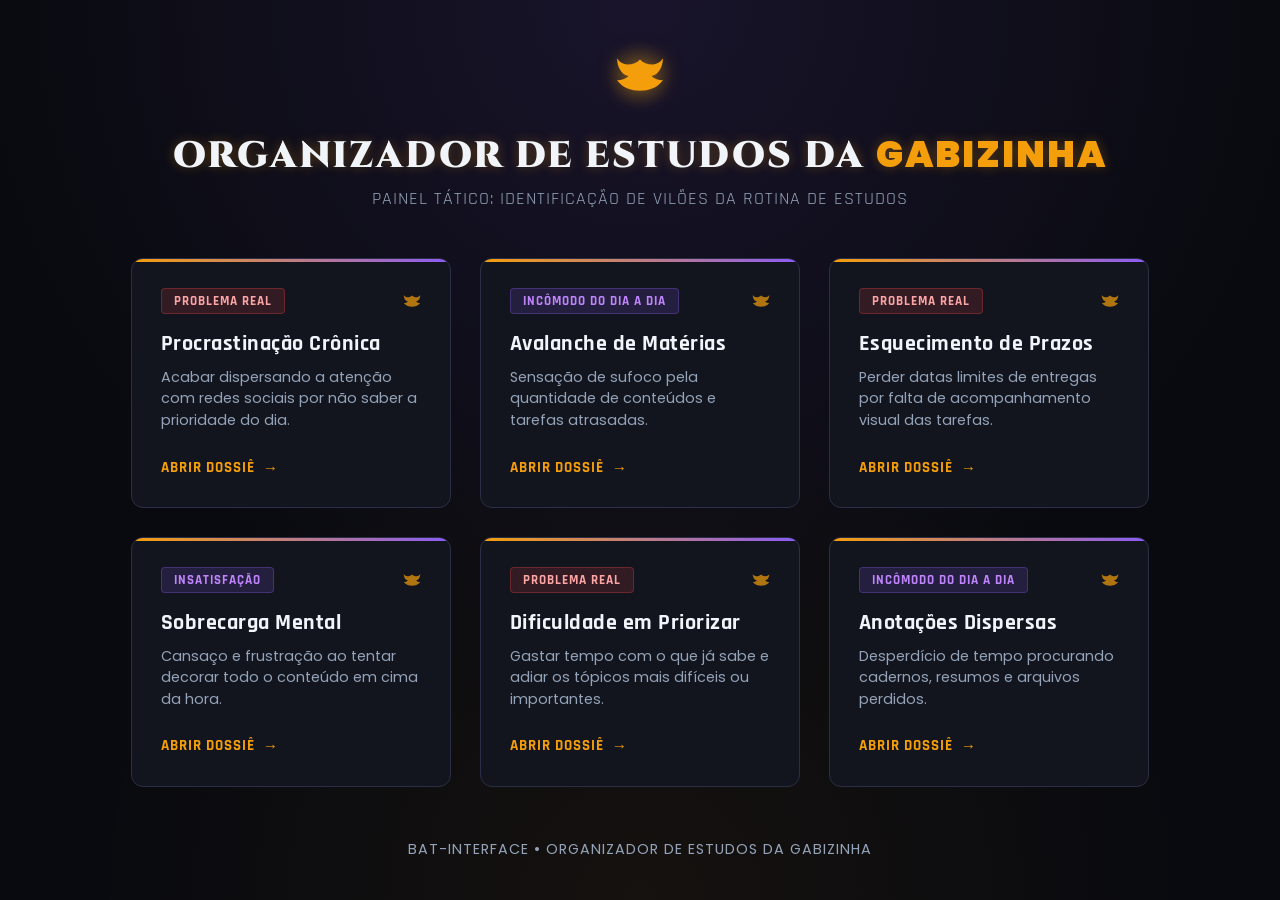
<file: index.html>
<!DOCTYPE html>
<html lang="pt-BR">
<head>
  <meta charset="UTF-8" />
  <meta name="viewport" content="width=device-width, initial-scale=1.0" />
  <title>Organizador de estudos da Gabizinha</title>
  
  <!-- Fontes do Google -->
  <link rel="preconnect" href="https://fonts.googleapis.com">
  <link rel="preconnect" href="https://fonts.gstatic.com" crossorigin>
  <link href="https://fonts.googleapis.com/css2?family=Cinzel:wght@700;900&family=Rajdhani:wght@500;600;700&family=Poppins:wght@300;400;600&display=swap" rel="stylesheet">

  <!-- Link para o ficheiro CSS separado -->
  <link rel="stylesheet" href="style.css" />
</head>
<body>

  <!-- CABEÇALHO -->
  <header>
    <div class="bat-signal">
      <svg viewBox="0 0 24 24">
        <path d="M12 4.5C10.5 6 8.5 7 6 7C3.5 7 1.5 5 1 4C1 8 3 12 6.5 12.5C5 14 3 14.5 1 14.5C4 18.5 8 19.5 12 19.5C16 19.5 20 18.5 23 14.5C21 14.5 19 14 17.5 12.5C21 12 23 8 23 4C22.5 5 20.5 7 18 7C15.5 7 13.5 6 12 4.5Z"/>
      </svg>
    </div>
    <h1>Organizador de estudos da <span>Gabizinha</span></h1>
    <p>Painel Tático: Identificação de Vilões da Rotina de Estudos</p>
  </header>

  <!-- CONTAINER DE CARDS -->
  <main class="container">

    <!-- Card 1 -->
    <div class="card" onclick="openModal(
      'Procrastinação (O Coringa)', 
      'Perder horas nas redes sociais por falta de um plano claro sobre por onde começar a estudar.', 
      'Módulo Bat-Focus: Temporizador tático Pomodoro com bloqueio de distrações e metas de curto prazo.'
    )">
      <div class="card-header-info">
        <span class="card-tag tag-problema">Problema Real</span>
        <svg class="card-icon" viewBox="0 0 24 24"><path d="M12 4.5C10.5 6 8.5 7 6 7C3.5 7 1.5 5 1 4C1 8 3 12 6.5 12.5C5 14 3 14.5 1 14.5C4 18.5 8 19.5 12 19.5C16 19.5 20 18.5 23 14.5C21 14.5 19 14 17.5 12.5C21 12 23 8 23 4C22.5 5 20.5 7 18 7C15.5 7 13.5 6 12 4.5Z"/></svg>
      </div>
      <div>
        <h3>Procrastinação Crônica</h3>
        <p>Acabar dispersando a atenção com redes sociais por não saber a prioridade do dia.</p>
      </div>
      <button class="card-btn">Abrir Dossiê <span>&rarr;</span></button>
    </div>

    <!-- Card 2 -->
    <div class="card" onclick="openModal(
      'Acúmulo de Conteúdo', 
      'Sensação sufocante de olhar para uma lista interminável de matérias e tarefas atrasadas.', 
      'Bat-Divisão de Metas: Quebra automática de tópicos extensos em tarefas menores diárias.'
    )">
      <div class="card-header-info">
        <span class="card-tag tag-incomodo">Incômodo do Dia a Dia</span>
        <svg class="card-icon" viewBox="0 0 24 24"><path d="M12 4.5C10.5 6 8.5 7 6 7C3.5 7 1.5 5 1 4C1 8 3 12 6.5 12.5C5 14 3 14.5 1 14.5C4 18.5 8 19.5 12 19.5C16 19.5 20 18.5 23 14.5C21 14.5 19 14 17.5 12.5C21 12 23 8 23 4C22.5 5 20.5 7 18 7C15.5 7 13.5 6 12 4.5Z"/></svg>
      </div>
      <div>
        <h3>Avalanche de Matérias</h3>
        <p>Sensação de sufoco pela quantidade de conteúdos e tarefas atrasadas.</p>
      </div>
      <button class="card-btn">Abrir Dossiê <span>&rarr;</span></button>
    </div>

    <!-- Card 3 -->
    <div class="card" onclick="openModal(
      'Perda de Prazos', 
      'Esquecer entregas de trabalhos ou datas de provas importantes devido à falta de alertas.', 
      'Bat-Sinal de Alerta: Calendário dinâmico com notificações táticas para não perder nenhuma data crítica.'
    )">
      <div class="card-header-info">
        <span class="card-tag tag-problema">Problema Real</span>
        <svg class="card-icon" viewBox="0 0 24 24"><path d="M12 4.5C10.5 6 8.5 7 6 7C3.5 7 1.5 5 1 4C1 8 3 12 6.5 12.5C5 14 3 14.5 1 14.5C4 18.5 8 19.5 12 19.5C16 19.5 20 18.5 23 14.5C21 14.5 19 14 17.5 12.5C21 12 23 8 23 4C22.5 5 20.5 7 18 7C15.5 7 13.5 6 12 4.5Z"/></svg>
      </div>
      <div>
        <h3>Esquecimento de Prazos</h3>
        <p>Perder datas limites de entregas por falta de acompanhamento visual das tarefas.</p>
      </div>
      <button class="card-btn">Abrir Dossiê <span>&rarr;</span></button>
    </div>

    <!-- Card 4 -->
    <div class="card" onclick="openModal(
      'Estudo em Véspera de Prova', 
      'Tentar absorver todo o assunto na última hora, gerando estresse e resultados abaixo da capacidade.', 
      'Revisão Espaçada: Sistema automatizado que distribui revisões ao longo das semanas anteriores.'
    )">
      <div class="card-header-info">
        <span class="card-tag tag-incomodo">Insatisfação</span>
        <svg class="card-icon" viewBox="0 0 24 24"><path d="M12 4.5C10.5 6 8.5 7 6 7C3.5 7 1.5 5 1 4C1 8 3 12 6.5 12.5C5 14 3 14.5 1 14.5C4 18.5 8 19.5 12 19.5C16 19.5 20 18.5 23 14.5C21 14.5 19 14 17.5 12.5C21 12 23 8 23 4C22.5 5 20.5 7 18 7C15.5 7 13.5 6 12 4.5Z"/></svg>
      </div>
      <div>
        <h3>Sobrecarga Mental</h3>
        <p>Cansaço e frustração ao tentar decorar todo o conteúdo em cima da hora.</p>
      </div>
      <button class="card-btn">Abrir Dossiê <span>&rarr;</span></button>
    </div>

    <!-- Card 5 -->
    <div class="card" onclick="openModal(
      'Falta de Prioridade', 
      'Gastar energia estudando matérias fáceis e deixar os temas mais difíceis por último.', 
      'Matriz Tática de Prioridades: Classificação automática do que deve ser estudado primeiro com base na dificuldade e prazos.'
    )">
      <div class="card-header-info">
        <span class="card-tag tag-problema">Problema Real</span>
        <svg class="card-icon" viewBox="0 0 24 24"><path d="M12 4.5C10.5 6 8.5 7 6 7C3.5 7 1.5 5 1 4C1 8 3 12 6.5 12.5C5 14 3 14.5 1 14.5C4 18.5 8 19.5 12 19.5C16 19.5 20 18.5 23 14.5C21 14.5 19 14 17.5 12.5C21 12 23 8 23 4C22.5 5 20.5 7 18 7C15.5 7 13.5 6 12 4.5Z"/></svg>
      </div>
      <div>
        <h3>Dificuldade em Priorizar</h3>
        <p>Gastar tempo com o que já sabe e adiar os tópicos mais difíceis ou importantes.</p>
      </div>
      <button class="card-btn">Abrir Dossiê <span>&rarr;</span></button>
    </div>

    <!-- Card 6 -->
    <div class="card" onclick="openModal(
      'Desorganização de Notas', 
      'Perder tempo tentando lembrar onde salvou resumos ou em qual caderno anotou a aula.', 
      'Batcaverna Digital: Hub centralizado para armazenar resumos, links e anotações por disciplina.'
    )">
      <div class="card-header-info">
        <span class="card-tag tag-incomodo">Incômodo do Dia a Dia</span>
        <svg class="card-icon" viewBox="0 0 24 24"><path d="M12 4.5C10.5 6 8.5 7 6 7C3.5 7 1.5 5 1 4C1 8 3 12 6.5 12.5C5 14 3 14.5 1 14.5C4 18.5 8 19.5 12 19.5C16 19.5 20 18.5 23 14.5C21 14.5 19 14 17.5 12.5C21 12 23 8 23 4C22.5 5 20.5 7 18 7C15.5 7 13.5 6 12 4.5Z"/></svg>
      </div>
      <div>
        <h3>Anotações Dispersas</h3>
        <p>Desperdício de tempo procurando cadernos, resumos e arquivos perdidos.</p>
      </div>
      <button class="card-btn">Abrir Dossiê <span>&rarr;</span></button>
    </div>

  </main>

  <!-- MODAL DOSSIÊ -->
  <div class="modal-overlay" id="modalOverlay">
    <div class="modal-content">
      <div class="modal-header">
        <h2 id="modalTitle">Título do Problema</h2>
        <button class="close-btn" onclick="closeModal()">&times;</button>
      </div>
      <div class="modal-body">
        <p id="modalDescription">Descrição do vilão da rotina...</p>
        <div class="modal-tactical-box">
          <h4>Estratégia do Aplicativo:</h4>
          <p id="modalSolution">Plano de ação...</p>
        </div>
      </div>
    </div>
  </div>

  <footer>
    <p>BAT-INTERFACE • ORGANIZADOR DE ESTUDOS DA GABIZINHA</p>
  </footer>

  <!-- SCRIPT DE INTERAÇÃO -->
  <script>
    function openModal(title, description, solution) {
      document.getElementById('modalTitle').innerText = title;
      document.getElementById('modalDescription').innerText = description;
      document.getElementById('modalSolution').innerText = solution;
      
      const modal = document.getElementById('modalOverlay');
      modal.classList.add('active');
    }

    function closeModal() {
      const modal = document.getElementById('modalOverlay');
      modal.classList.remove('active');
    }

    window.onclick = function(event) {
      const modal = document.getElementById('modalOverlay');
      if (event.target === modal) {
        closeModal();
      }
    }
  </script>
</body>
</html>
</file>
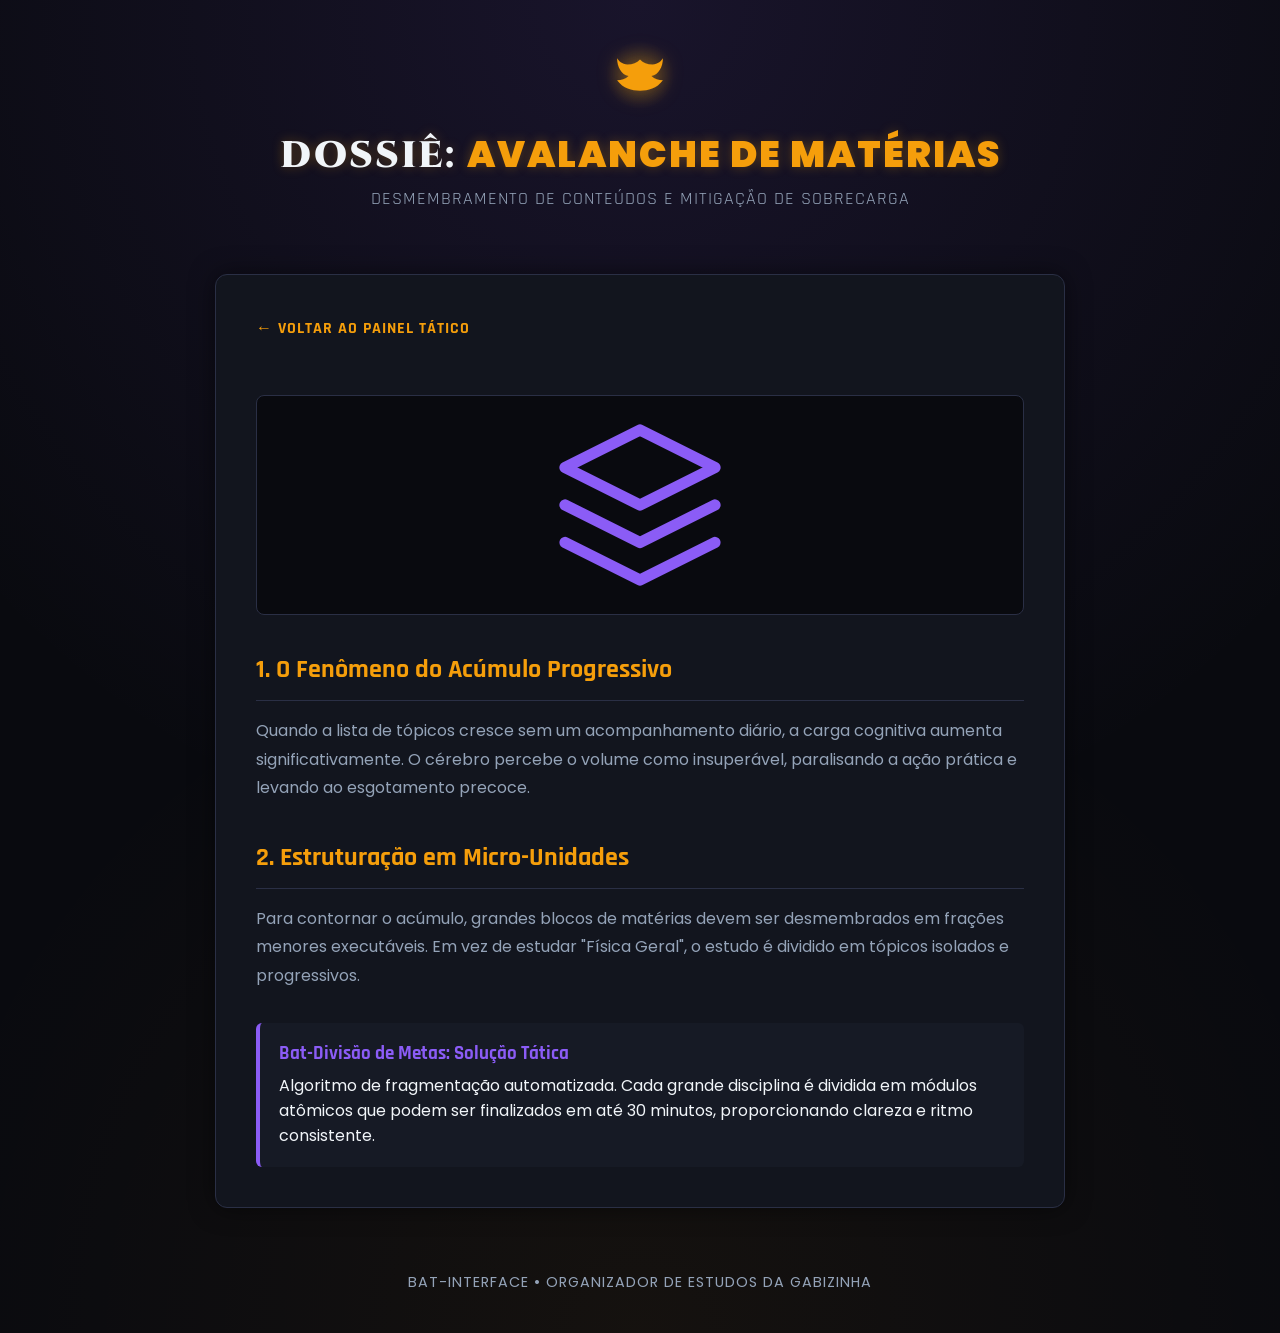
<file: acumulo.html HTML.html>
<!DOCTYPE html>
<html lang="pt-BR">
<head>
  <meta charset="UTF-8" />
  <meta name="viewport" content="width=device-width, initial-scale=1.0" />
  <title>Avalanche de Matérias - Dossiê Tático</title>
  <link rel="preconnect" href="https://fonts.googleapis.com">
  <link rel="preconnect" href="https://fonts.gstatic.com" crossorigin>
  <link href="https://fonts.googleapis.com/css2?family=Cinzel:wght@700;900&family=Rajdhani:wght@500;600;700&family=Poppins:wght@300;400;600&display=swap" rel="stylesheet">
  <link rel="stylesheet" href="style.css" />
  <style>
    .detail-container {
      max-width: 850px;
      width: 100%;
      background: var(--bg-card);
      border: 1px solid var(--border-dark);
      border-radius: 12px;
      padding: 2.5rem;
      margin: 1rem auto;
      box-shadow: 0 0 25px rgba(0, 0, 0, 0.5);
    }
    .back-btn {
      display: inline-flex;
      align-items: center;
      gap: 0.5rem;
      color: var(--bat-gold);
      text-decoration: none;
      font-family: 'Rajdhani', sans-serif;
      font-weight: 700;
      margin-bottom: 2rem;
      text-transform: uppercase;
      letter-spacing: 1px;
      transition: transform 0.2s;
    }
    .back-btn:hover {
      transform: translateX(-5px);
    }
    .svg-banner {
      width: 100%;
      height: 220px;
      background: #090a0f;
      border: 1px solid var(--border-dark);
      border-radius: 8px;
      display: flex;
      align-items: center;
      justify-content: center;
      margin: 1.5rem 0 2rem 0;
    }
    .content-section {
      line-height: 1.8;
      color: var(--text-light);
      margin-bottom: 2rem;
    }
    .content-section h2 {
      font-family: 'Rajdhani', sans-serif;
      color: var(--bat-gold);
      margin-bottom: 1rem;
      font-size: 1.6rem;
      border-bottom: 1px solid var(--border-dark);
      padding-bottom: 0.4rem;
    }
    .content-section p {
      margin-bottom: 1rem;
      color: var(--text-muted);
    }
    .tactical-card {
      background: rgba(26, 30, 43, 0.6);
      border-left: 4px solid var(--bat-purple);
      padding: 1.2rem;
      border-radius: 6px;
      margin-top: 1.5rem;
    }
    .tactical-card h3 {
      font-family: 'Rajdhani', sans-serif;
      color: var(--bat-purple);
      margin-bottom: 0.5rem;
    }
  </style>
</head>
<body>

  <header>
    <div class="bat-signal">
      <svg viewBox="0 0 24 24">
        <path d="M12 4.5C10.5 6 8.5 7 6 7C3.5 7 1.5 5 1 4C1 8 3 12 6.5 12.5C5 14 3 14.5 1 14.5C4 18.5 8 19.5 12 19.5C16 19.5 20 18.5 23 14.5C21 14.5 19 14 17.5 12.5C21 12 23 8 23 4C22.5 5 20.5 7 18 7C15.5 7 13.5 6 12 4.5Z"/>
      </svg>
    </div>
    <h1>DOSSIÊ: <span>AVALANCHE DE MATÉRIAS</span></h1>
    <p>Desmembramento de Conteúdos e Mitigação de Sobrecarga</p>
  </header>

  <main class="detail-container">
    <a href="index.html" class="back-btn">&larr; Voltar ao Painel Tático</a>

    <div class="svg-banner">
      <svg width="180" height="180" viewBox="0 0 24 24" fill="none" stroke="#8b5cf6" stroke-width="1.5" stroke-linecap="round" stroke-linejoin="round">
        <polygon points="12 2 2 7 12 12 22 7 12 2"></polygon>
        <polyline points="2 17 12 22 22 17"></polyline>
        <polyline points="2 12 12 17 22 12"></polyline>
      </svg>
    </div>

    <section class="content-section">
      <h2>1. O Fenômeno do Acúmulo Progressivo</h2>
      <p>Quando a lista de tópicos cresce sem um acompanhamento diário, a carga cognitiva aumenta significativamente. O cérebro percebe o volume como insuperável, paralisando a ação prática e levando ao esgotamento precoce.</p>
    </section>

    <section class="content-section">
      <h2>2. Estruturação em Micro-Unidades</h2>
      <p>Para contornar o acúmulo, grandes blocos de matérias devem ser desmembrados em frações menores executáveis. Em vez de estudar "Física Geral", o estudo é dividido em tópicos isolados e progressivos.</p>
    </section>

    <div class="tactical-card">
      <h3>Bat-Divisão de Metas: Solução Tática</h3>
      <p>Algoritmo de fragmentação automatizada. Cada grande disciplina é dividida em módulos atômicos que podem ser finalizados em até 30 minutos, proporcionando clareza e ritmo consistente.</p>
    </div>
  </main>

  <footer>
    <p>BAT-INTERFACE • ORGANIZADOR DE ESTUDOS DA GABIZINHA</p>
  </footer>

</body>
</html>
</file>
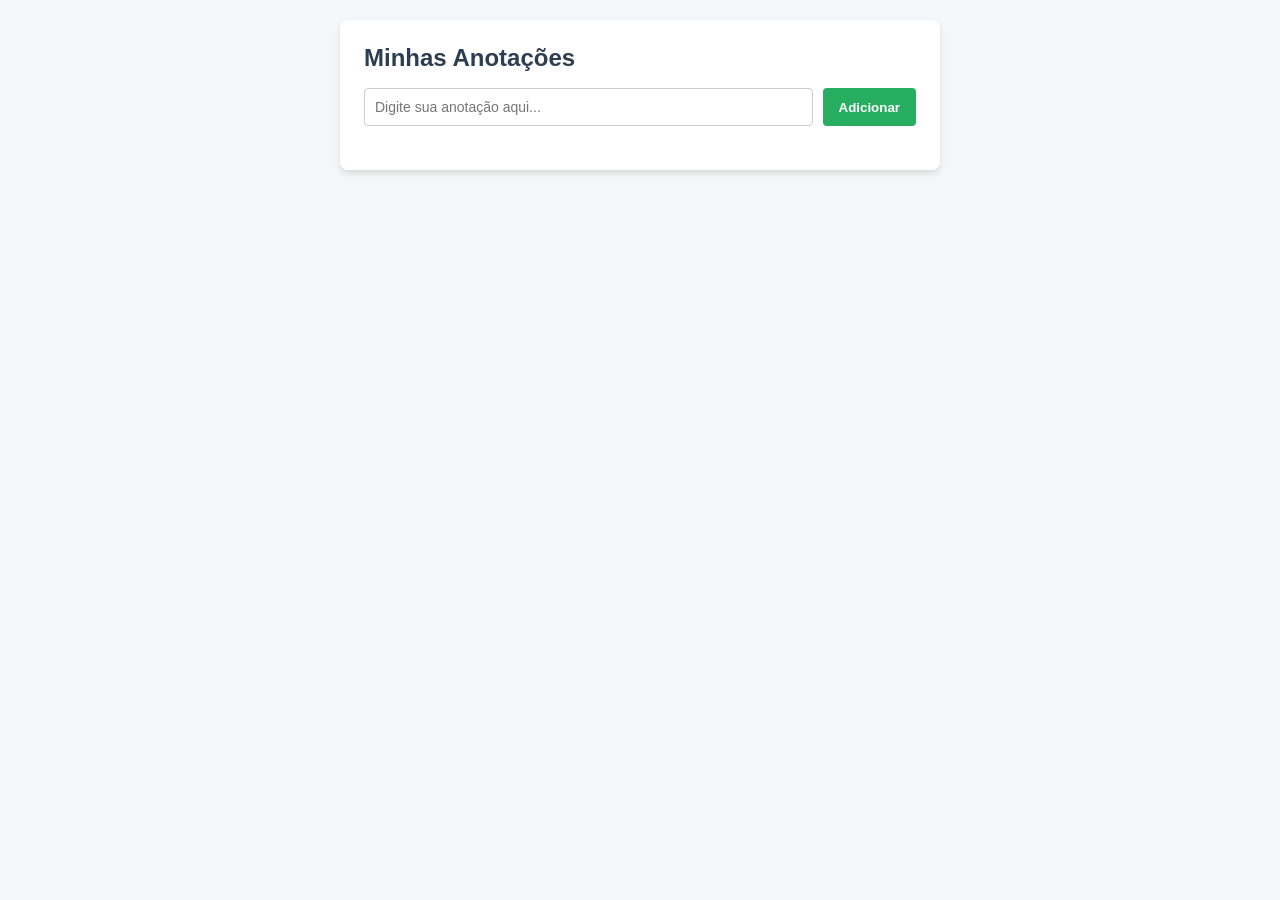
<file: anotacoes.html>
<!DOCTYPE html>
<html lang="pt-BR">
<head>
    <meta charset="UTF-8">
    <meta name="viewport" content="width=device-width, initial-scale=1.0">
    <title>Anotações</title>
    <style>
        * {
            box-sizing: border-box;
            margin: 0;
            padding: 0;
            font-family: Arial, sans-serif;
        }

        body {
            background-color: #f4f6f8;
            padding: 20px;
            color: #333;
        }

        .container {
            max-width: 600px;
            margin: 0 auto;
            background: #ffffff;
            padding: 24px;
            border-radius: 8px;
            box-shadow: 0 4px 6px rgba(0, 0, 0, 0.1);
        }

        h1 {
            margin-bottom: 16px;
            font-size: 24px;
            color: #2c3e50;
        }

        .input-group {
            display: flex;
            gap: 10px;
            margin-bottom: 20px;
        }

        input[type="text"] {
            flex: 1;
            padding: 10px;
            border: 1px solid #ccc;
            border-radius: 4px;
            font-size: 14px;
        }

        button {
            padding: 10px 16px;
            background-color: #27ae60;
            color: white;
            border: none;
            border-radius: 4px;
            cursor: pointer;
            font-weight: bold;
        }

        button:hover {
            background-color: #219150;
        }

        ul {
            list-style: none;
        }

        li {
            background: #f9f9f9;
            padding: 12px;
            border-bottom: 1px solid #eee;
            display: flex;
            justify-content: space-between;
            align-items: center;
            border-radius: 4px;
            margin-bottom: 8px;
        }

        .btn-delete {
            background-color: #e74c3c;
            padding: 6px 10px;
            font-size: 12px;
        }

        .btn-delete:hover {
            background-color: #c0392b;
        }
    </style>
</head>
<body>

    <div class="container">
        <h1>Minhas Anotações</h1>
        
        <div class="input-group">
            <input type="text" id="notaInput" placeholder="Digite sua anotação aqui...">
            <button onclick="adicionarNota()">Adicionar</button>
        </div>

        <ul id="listaNotas"></ul>
    </div>

    <script>
        function adicionarNota() {
            const input = document.getElementById('notaInput');
            const texto = input.value.trim();

            if (texto === '') return;

            const ul = document.getElementById('listaNotas');
            const li = document.createElement('li');

            li.innerHTML = `
                <span>${texto}</span>
                <button class="btn-delete" onclick="removerNota(this)">Excluir</button>
            `;

            ul.appendChild(li);
            input.value = '';
        }

        function removerNota(botao) {
            const li = botao.parentElement;
            li.remove();
        }
    </script>

</body>
</html>
</file>
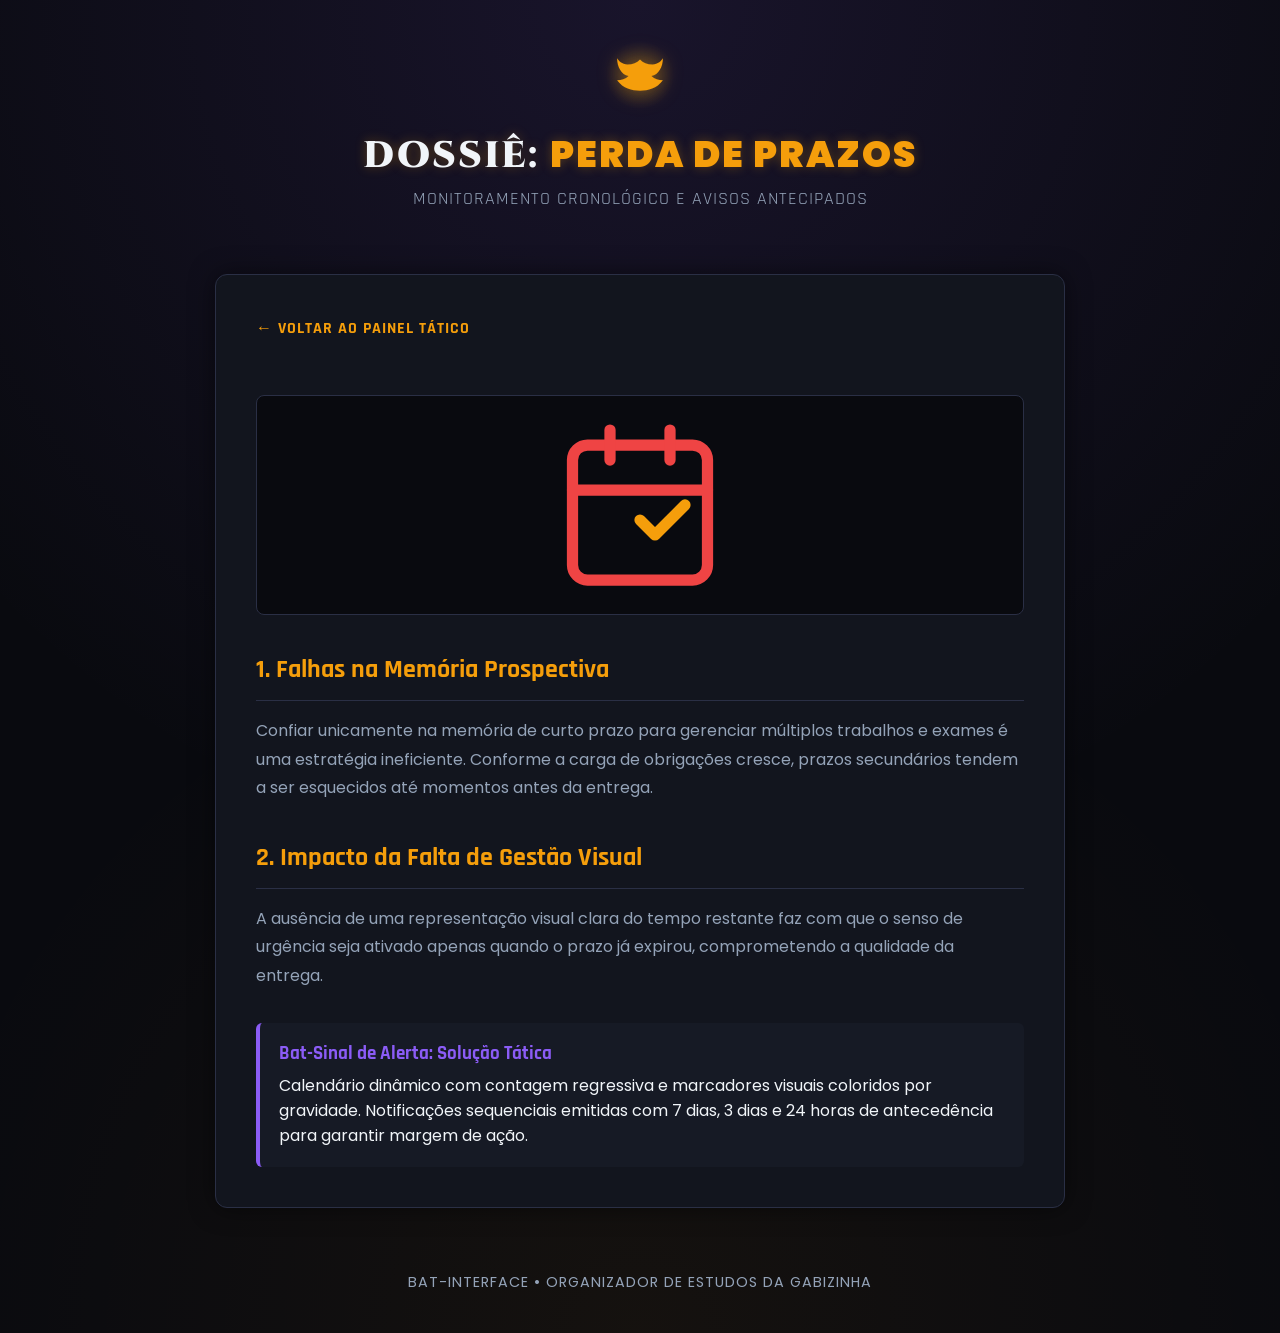
<file: prazos..html>
<!DOCTYPE html>
<html lang="pt-BR">
<head>
  <meta charset="UTF-8" />
  <meta name="viewport" content="width=device-width, initial-scale=1.0" />
  <title>Esquecimento de Prazos - Dossiê Tático</title>
  <link rel="preconnect" href="https://fonts.googleapis.com">
  <link rel="preconnect" href="https://fonts.gstatic.com" crossorigin>
  <link href="https://fonts.googleapis.com/css2?family=Cinzel:wght@700;900&family=Rajdhani:wght@500;600;700&family=Poppins:wght@300;400;600&display=swap" rel="stylesheet">
  <link rel="stylesheet" href="style.css" />
  <style>
    .detail-container {
      max-width: 850px;
      width: 100%;
      background: var(--bg-card);
      border: 1px solid var(--border-dark);
      border-radius: 12px;
      padding: 2.5rem;
      margin: 1rem auto;
      box-shadow: 0 0 25px rgba(0, 0, 0, 0.5);
    }
    .back-btn {
      display: inline-flex;
      align-items: center;
      gap: 0.5rem;
      color: var(--bat-gold);
      text-decoration: none;
      font-family: 'Rajdhani', sans-serif;
      font-weight: 700;
      margin-bottom: 2rem;
      text-transform: uppercase;
      letter-spacing: 1px;
      transition: transform 0.2s;
    }
    .back-btn:hover {
      transform: translateX(-5px);
    }
    .svg-banner {
      width: 100%;
      height: 220px;
      background: #090a0f;
      border: 1px solid var(--border-dark);
      border-radius: 8px;
      display: flex;
      align-items: center;
      justify-content: center;
      margin: 1.5rem 0 2rem 0;
    }
    .content-section {
      line-height: 1.8;
      color: var(--text-light);
      margin-bottom: 2rem;
    }
    .content-section h2 {
      font-family: 'Rajdhani', sans-serif;
      color: var(--bat-gold);
      margin-bottom: 1rem;
      font-size: 1.6rem;
      border-bottom: 1px solid var(--border-dark);
      padding-bottom: 0.4rem;
    }
    .content-section p {
      margin-bottom: 1rem;
      color: var(--text-muted);
    }
    .tactical-card {
      background: rgba(26, 30, 43, 0.6);
      border-left: 4px solid var(--bat-purple);
      padding: 1.2rem;
      border-radius: 6px;
      margin-top: 1.5rem;
    }
    .tactical-card h3 {
      font-family: 'Rajdhani', sans-serif;
      color: var(--bat-purple);
      margin-bottom: 0.5rem;
    }
  </style>
</head>
<body>

  <header>
    <div class="bat-signal">
      <svg viewBox="0 0 24 24">
        <path d="M12 4.5C10.5 6 8.5 7 6 7C3.5 7 1.5 5 1 4C1 8 3 12 6.5 12.5C5 14 3 14.5 1 14.5C4 18.5 8 19.5 12 19.5C16 19.5 20 18.5 23 14.5C21 14.5 19 14 17.5 12.5C21 12 23 8 23 4C22.5 5 20.5 7 18 7C15.5 7 13.5 6 12 4.5Z"/>
      </svg>
    </div>
    <h1>DOSSIÊ: <span>PERDA DE PRAZOS</span></h1>
    <p>Monitoramento Cronológico e Avisos Antecipados</p>
  </header>

  <main class="detail-container">
    <a href="index.html" class="back-btn">&larr; Voltar ao Painel Tático</a>

    <div class="svg-banner">
      <svg width="180" height="180" viewBox="0 0 24 24" fill="none" stroke="#ef4444" stroke-width="1.5" stroke-linecap="round" stroke-linejoin="round">
        <rect x="3" y="4" width="18" height="18" rx="2" ry="2"></rect>
        <line x1="16" y1="2" x2="16" y2="6"></line>
        <line x1="8" y1="2" x2="8" y2="6"></line>
        <line x1="3" y1="10" x2="21" y2="10"></line>
        <path d="M12 14l2 2 4-4" stroke="#f59e0b"></path>
      </svg>
    </div>

    <section class="content-section">
      <h2>1. Falhas na Memória Prospectiva</h2>
      <p>Confiar unicamente na memória de curto prazo para gerenciar múltiplos trabalhos e exames é uma estratégia ineficiente. Conforme a carga de obrigações cresce, prazos secundários tendem a ser esquecidos até momentos antes da entrega.</p>
    </section>

    <section class="content-section">
      <h2>2. Impacto da Falta de Gestão Visual</h2>
      <p>A ausência de uma representação visual clara do tempo restante faz com que o senso de urgência seja ativado apenas quando o prazo já expirou, comprometendo a qualidade da entrega.</p>
    </section>

    <div class="tactical-card">
      <h3>Bat-Sinal de Alerta: Solução Tática</h3>
      <p>Calendário dinâmico com contagem regressiva e marcadores visuais coloridos por gravidade. Notificações sequenciais emitidas com 7 dias, 3 dias e 24 horas de antecedência para garantir margem de ação.</p>
    </div>
  </main>

  <footer>
    <p>BAT-INTERFACE • ORGANIZADOR DE ESTUDOS DA GABIZINHA</p>
  </footer>

</body>
</html>
</file>
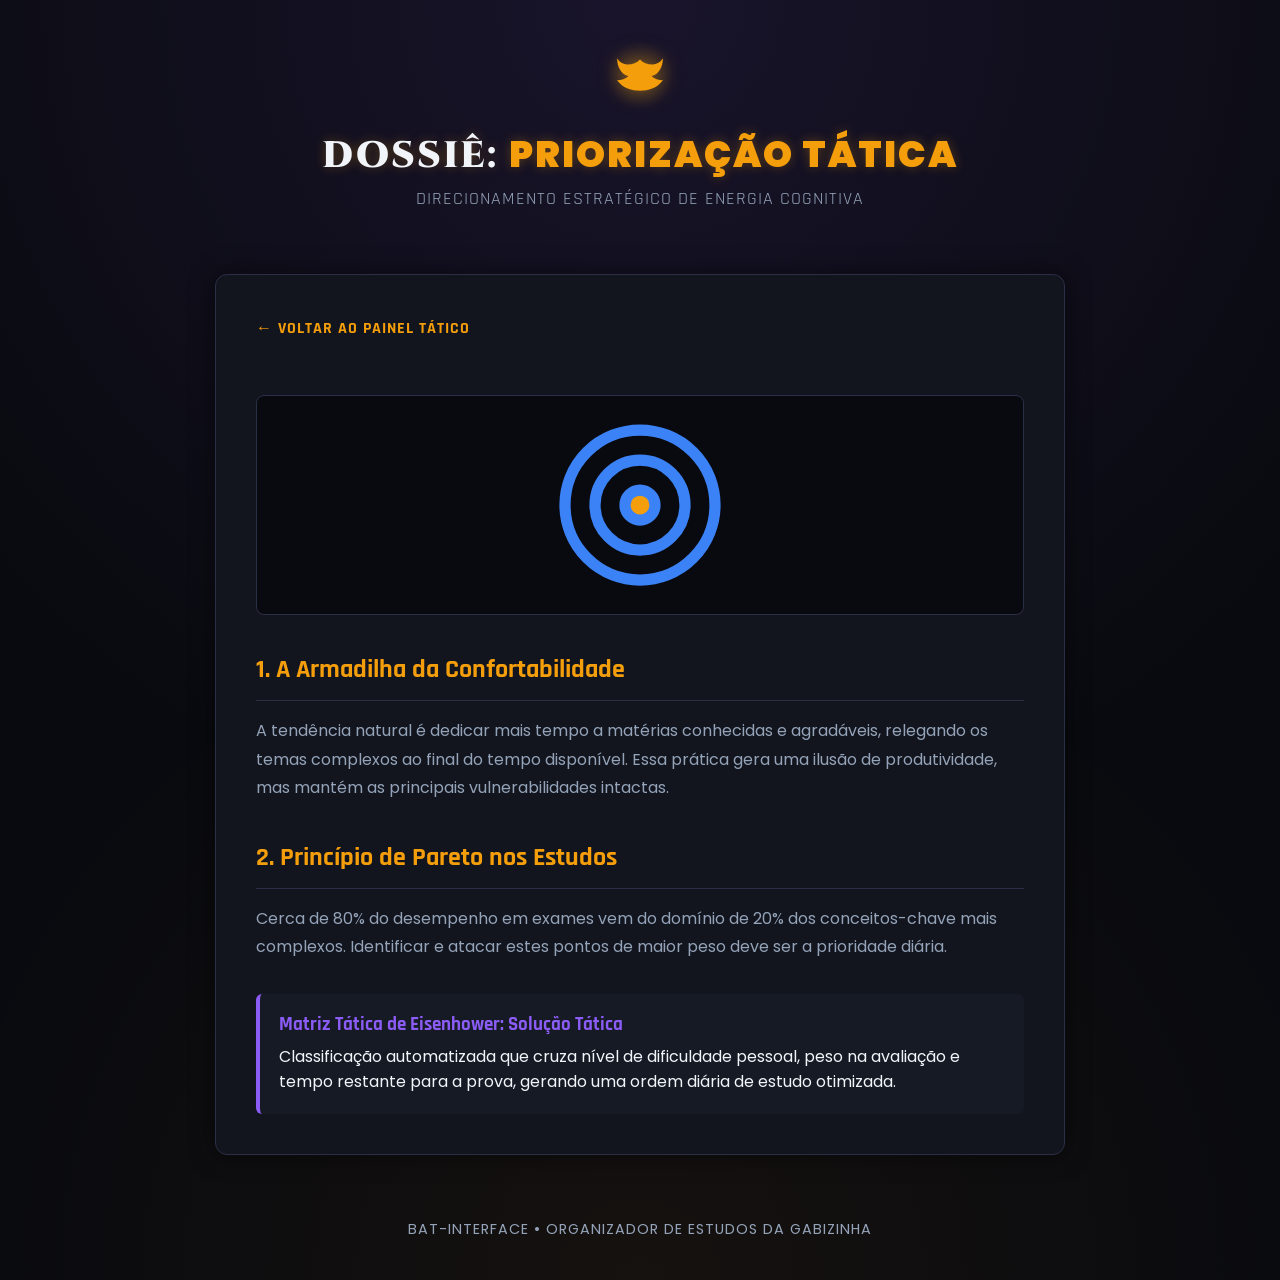
<file: prioridades.html.html>
<!DOCTYPE html>
<html lang="pt-BR">
<head>
  <meta charset="UTF-8" />
  <meta name="viewport" content="width=device-width, initial-scale=1.0" />
  <title>Falta de Prioridade - Dossiê Tático</title>
  <link rel="preconnect" href="https://fonts.googleapis.com">
  <link rel="preconnect" href="https://fonts.gstatic.com" crossorigin>
  <link href="https://fonts.googleapis.com/css2?family=Cinzel:wght@700;900&family=Rajdhani:wght@500;600;700&family=Poppins:wght@300;400;600&display=swap" rel="stylesheet">
  <link rel="stylesheet" href="style.css" />
  <style>
    .detail-container {
      max-width: 850px;
      width: 100%;
      background: var(--bg-card);
      border: 1px solid var(--border-dark);
      border-radius: 12px;
      padding: 2.5rem;
      margin: 1rem auto;
      box-shadow: 0 0 25px rgba(0, 0, 0, 0.5);
    }
    .back-btn {
      display: inline-flex;
      align-items: center;
      gap: 0.5rem;
      color: var(--bat-gold);
      text-decoration: none;
      font-family: 'Rajdhani', sans-serif;
      font-weight: 700;
      margin-bottom: 2rem;
      text-transform: uppercase;
      letter-spacing: 1px;
      transition: transform 0.2s;
    }
    .back-btn:hover {
      transform: translateX(-5px);
    }
    .svg-banner {
      width: 100%;
      height: 220px;
      background: #090a0f;
      border: 1px solid var(--border-dark);
      border-radius: 8px;
      display: flex;
      align-items: center;
      justify-content: center;
      margin: 1.5rem 0 2rem 0;
    }
    .content-section {
      line-height: 1.8;
      color: var(--text-light);
      margin-bottom: 2rem;
    }
    .content-section h2 {
      font-family: 'Rajdhani', sans-serif;
      color: var(--bat-gold);
      margin-bottom: 1rem;
      font-size: 1.6rem;
      border-bottom: 1px solid var(--border-dark);
      padding-bottom: 0.4rem;
    }
    .content-section p {
      margin-bottom: 1rem;
      color: var(--text-muted);
    }
    .tactical-card {
      background: rgba(26, 30, 43, 0.6);
      border-left: 4px solid var(--bat-purple);
      padding: 1.2rem;
      border-radius: 6px;
      margin-top: 1.5rem;
    }
    .tactical-card h3 {
      font-family: 'Rajdhani', sans-serif;
      color: var(--bat-purple);
      margin-bottom: 0.5rem;
    }
  </style>
</head>
<body>

  <header>
    <div class="bat-signal">
      <svg viewBox="0 0 24 24">
        <path d="M12 4.5C10.5 6 8.5 7 6 7C3.5 7 1.5 5 1 4C1 8 3 12 6.5 12.5C5 14 3 14.5 1 14.5C4 18.5 8 19.5 12 19.5C16 19.5 20 18.5 23 14.5C21 14.5 19 14 17.5 12.5C21 12 23 8 23 4C22.5 5 20.5 7 18 7C15.5 7 13.5 6 12 4.5Z"/>
      </svg>
    </div>
    <h1>DOSSIÊ: <span>PRIORIZAÇÃO TÁTICA</span></h1>
    <p>Direcionamento Estratégico de Energia Cognitiva</p>
  </header>

  <main class="detail-container">
    <a href="index.html" class="back-btn">&larr; Voltar ao Painel Tático</a>

    <div class="svg-banner">
      <svg width="180" height="180" viewBox="0 0 24 24" fill="none" stroke="#3b82f6" stroke-width="1.5" stroke-linecap="round" stroke-linejoin="round">
        <circle cx="12" cy="12" r="10"></circle>
        <circle cx="12" cy="12" r="6"></circle>
        <circle cx="12" cy="12" r="2" fill="#f59e0b"></circle>
      </svg>
    </div>

    <section class="content-section">
      <h2>1. A Armadilha da Confortabilidade</h2>
      <p>A tendência natural é dedicar mais tempo a matérias conhecidas e agradáveis, relegando os temas complexos ao final do tempo disponível. Essa prática gera uma ilusão de produtividade, mas mantém as principais vulnerabilidades intactas.</p>
    </section>

    <section class="content-section">
      <h2>2. Princípio de Pareto nos Estudos</h2>
      <p>Cerca de 80% do desempenho em exames vem do domínio de 20% dos conceitos-chave mais complexos. Identificar e atacar estes pontos de maior peso deve ser a prioridade diária.</p>
    </section>

    <div class="tactical-card">
      <h3>Matriz Tática de Eisenhower: Solução Tática</h3>
      <p>Classificação automatizada que cruza nível de dificuldade pessoal, peso na avaliação e tempo restante para a prova, gerando uma ordem diária de estudo otimizada.</p>
    </div>
  </main>

  <footer>
    <p>BAT-INTERFACE • ORGANIZADOR DE ESTUDOS DA GABIZINHA</p>
  </footer>

</body>
</html>
</file>
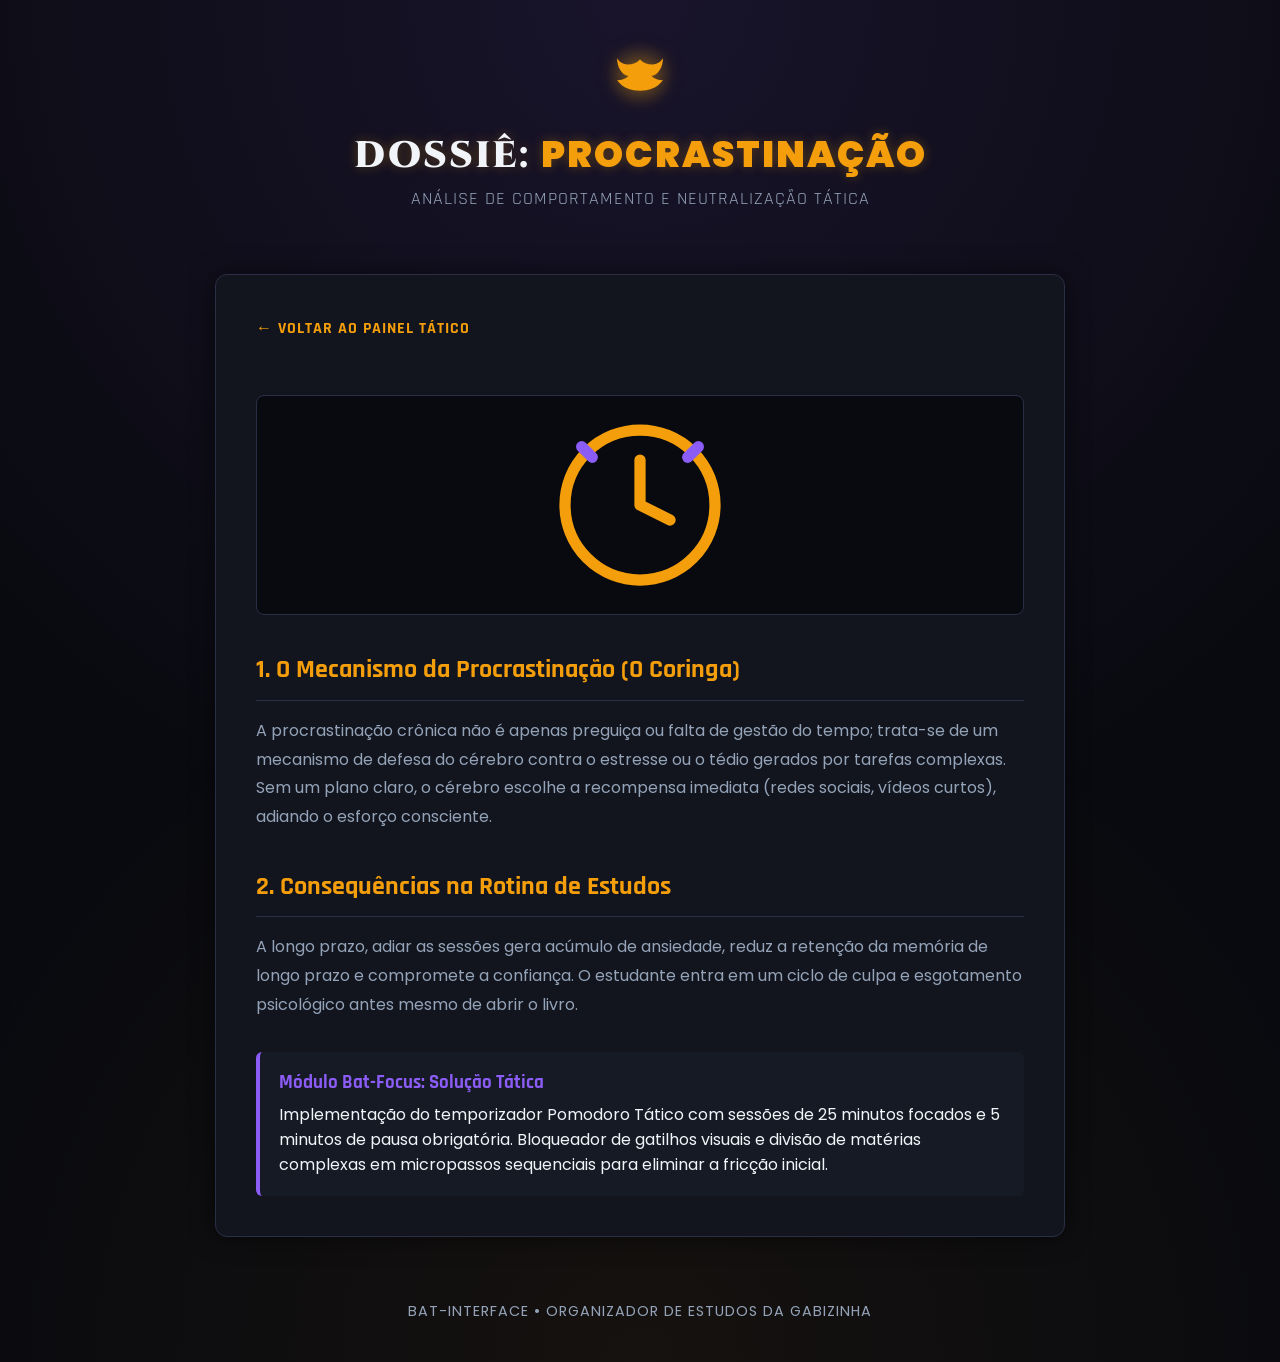
<file: procrastinacao.html>
<!DOCTYPE html>
<html lang="pt-BR">
<head>
  <meta charset="UTF-8" />
  <meta name="viewport" content="width=device-width, initial-scale=1.0" />
  <title>Procrastinação Crônica - Dossiê Tático</title>
  <link rel="preconnect" href="https://fonts.googleapis.com">
  <link rel="preconnect" href="https://fonts.gstatic.com" crossorigin>
  <link href="https://fonts.googleapis.com/css2?family=Cinzel:wght@700;900&family=Rajdhani:wght@500;600;700&family=Poppins:wght@300;400;600&display=swap" rel="stylesheet">
  <link rel="stylesheet" href="style.css" />
  <style>
    .detail-container {
      max-width: 850px;
      width: 100%;
      background: var(--bg-card);
      border: 1px solid var(--border-dark);
      border-radius: 12px;
      padding: 2.5rem;
      margin: 1rem auto;
      box-shadow: 0 0 25px rgba(0, 0, 0, 0.5);
    }
    .back-btn {
      display: inline-flex;
      align-items: center;
      gap: 0.5rem;
      color: var(--bat-gold);
      text-decoration: none;
      font-family: 'Rajdhani', sans-serif;
      font-weight: 700;
      margin-bottom: 2rem;
      text-transform: uppercase;
      letter-spacing: 1px;
      transition: transform 0.2s;
    }
    .back-btn:hover {
      transform: translateX(-5px);
    }
    .svg-banner {
      width: 100%;
      height: 220px;
      background: #090a0f;
      border: 1px solid var(--border-dark);
      border-radius: 8px;
      display: flex;
      align-items: center;
      justify-content: center;
      margin: 1.5rem 0 2rem 0;
    }
    .content-section {
      line-height: 1.8;
      color: var(--text-light);
      margin-bottom: 2rem;
    }
    .content-section h2 {
      font-family: 'Rajdhani', sans-serif;
      color: var(--bat-gold);
      margin-bottom: 1rem;
      font-size: 1.6rem;
      border-bottom: 1px solid var(--border-dark);
      padding-bottom: 0.4rem;
    }
    .content-section p {
      margin-bottom: 1rem;
      color: var(--text-muted);
    }
    .tactical-card {
      background: rgba(26, 30, 43, 0.6);
      border-left: 4px solid var(--bat-purple);
      padding: 1.2rem;
      border-radius: 6px;
      margin-top: 1.5rem;
    }
    .tactical-card h3 {
      font-family: 'Rajdhani', sans-serif;
      color: var(--bat-purple);
      margin-bottom: 0.5rem;
    }
  </style>
</head>
<body>

  <header>
    <div class="bat-signal">
      <svg viewBox="0 0 24 24">
        <path d="M12 4.5C10.5 6 8.5 7 6 7C3.5 7 1.5 5 1 4C1 8 3 12 6.5 12.5C5 14 3 14.5 1 14.5C4 18.5 8 19.5 12 19.5C16 19.5 20 18.5 23 14.5C21 14.5 19 14 17.5 12.5C21 12 23 8 23 4C22.5 5 20.5 7 18 7C15.5 7 13.5 6 12 4.5Z"/>
      </svg>
    </div>
    <h1>DOSSIÊ: <span>PROCRASTINAÇÃO</span></h1>
    <p>Análise de Comportamento e Neutralização Tática</p>
  </header>

  <main class="detail-container">
    <a href="index.html" class="back-btn">&larr; Voltar ao Painel Tático</a>

    <div class="svg-banner">
      <svg width="180" height="180" viewBox="0 0 24 24" fill="none" stroke="#f59e0b" stroke-width="1.5" stroke-linecap="round" stroke-linejoin="round">
        <circle cx="12" cy="12" r="10"></circle>
        <polyline points="12 6 12 12 16 14"></polyline>
        <path d="M18.36 5.64l1.42-1.42" stroke="#8b5cf6"></path>
        <path d="M5.64 5.64L4.22 4.22" stroke="#8b5cf6"></path>
      </svg>
    </div>

    <section class="content-section">
      <h2>1. O Mecanismo da Procrastinação (O Coringa)</h2>
      <p>A procrastinação crônica não é apenas preguiça ou falta de gestão do tempo; trata-se de um mecanismo de defesa do cérebro contra o estresse ou o tédio gerados por tarefas complexas. Sem um plano claro, o cérebro escolhe a recompensa imediata (redes sociais, vídeos curtos), adiando o esforço consciente.</p>
    </section>

    <section class="content-section">
      <h2>2. Consequências na Rotina de Estudos</h2>
      <p>A longo prazo, adiar as sessões gera acúmulo de ansiedade, reduz a retenção da memória de longo prazo e compromete a confiança. O estudante entra em um ciclo de culpa e esgotamento psicológico antes mesmo de abrir o livro.</p>
    </section>

    <div class="tactical-card">
      <h3>Módulo Bat-Focus: Solução Tática</h3>
      <p>Implementação do temporizador Pomodoro Tático com sessões de 25 minutos focados e 5 minutos de pausa obrigatória. Bloqueador de gatilhos visuais e divisão de matérias complexas em micropassos sequenciais para eliminar a fricção inicial.</p>
    </div>
  </main>

  <footer>
    <p>BAT-INTERFACE • ORGANIZADOR DE ESTUDOS DA GABIZINHA</p>
  </footer>

</body>
</html>
</file>
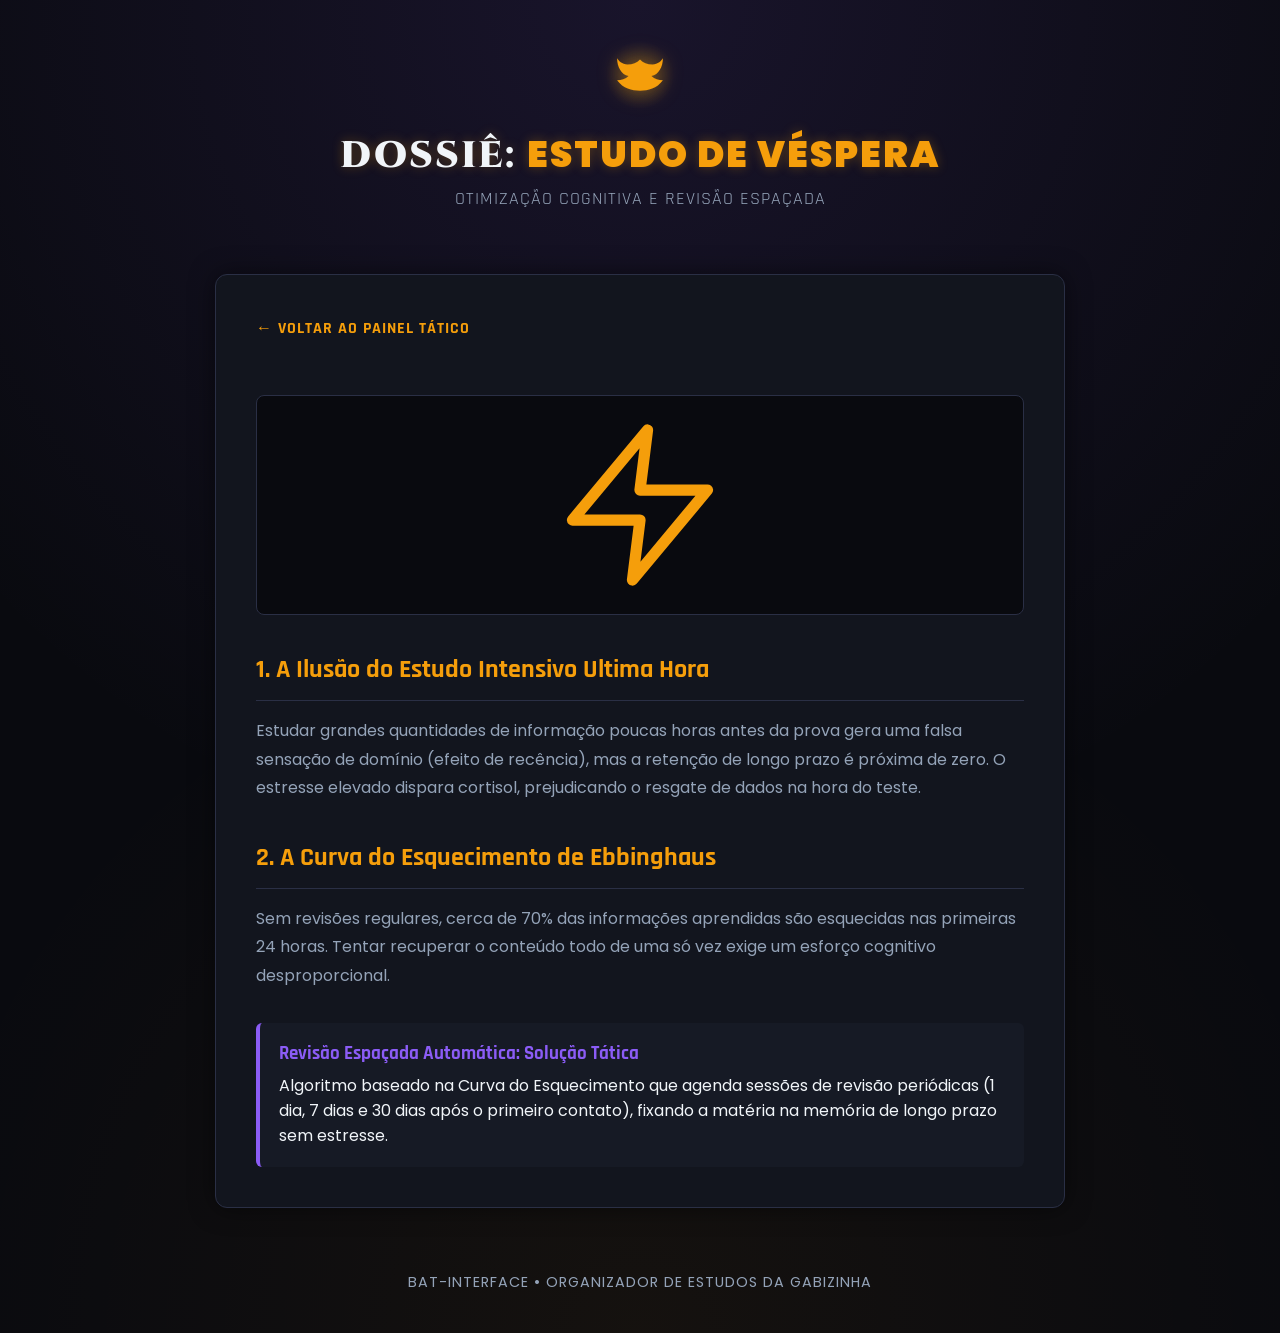
<file: sobrecarga.html HTML.html>
<!DOCTYPE html>
<html lang="pt-BR">
<head>
  <meta charset="UTF-8" />
  <meta name="viewport" content="width=device-width, initial-scale=1.0" />
  <title>Sobrecarga Mental - Dossiê Tático</title>
  <link rel="preconnect" href="https://fonts.googleapis.com">
  <link rel="preconnect" href="https://fonts.gstatic.com" crossorigin>
  <link href="https://fonts.googleapis.com/css2?family=Cinzel:wght@700;900&family=Rajdhani:wght@500;600;700&family=Poppins:wght@300;400;600&display=swap" rel="stylesheet">
  <link rel="stylesheet" href="style.css" />
  <style>
    .detail-container {
      max-width: 850px;
      width: 100%;
      background: var(--bg-card);
      border: 1px solid var(--border-dark);
      border-radius: 12px;
      padding: 2.5rem;
      margin: 1rem auto;
      box-shadow: 0 0 25px rgba(0, 0, 0, 0.5);
    }
    .back-btn {
      display: inline-flex;
      align-items: center;
      gap: 0.5rem;
      color: var(--bat-gold);
      text-decoration: none;
      font-family: 'Rajdhani', sans-serif;
      font-weight: 700;
      margin-bottom: 2rem;
      text-transform: uppercase;
      letter-spacing: 1px;
      transition: transform 0.2s;
    }
    .back-btn:hover {
      transform: translateX(-5px);
    }
    .svg-banner {
      width: 100%;
      height: 220px;
      background: #090a0f;
      border: 1px solid var(--border-dark);
      border-radius: 8px;
      display: flex;
      align-items: center;
      justify-content: center;
      margin: 1.5rem 0 2rem 0;
    }
    .content-section {
      line-height: 1.8;
      color: var(--text-light);
      margin-bottom: 2rem;
    }
    .content-section h2 {
      font-family: 'Rajdhani', sans-serif;
      color: var(--bat-gold);
      margin-bottom: 1rem;
      font-size: 1.6rem;
      border-bottom: 1px solid var(--border-dark);
      padding-bottom: 0.4rem;
    }
    .content-section p {
      margin-bottom: 1rem;
      color: var(--text-muted);
    }
    .tactical-card {
      background: rgba(26, 30, 43, 0.6);
      border-left: 4px solid var(--bat-purple);
      padding: 1.2rem;
      border-radius: 6px;
      margin-top: 1.5rem;
    }
    .tactical-card h3 {
      font-family: 'Rajdhani', sans-serif;
      color: var(--bat-purple);
      margin-bottom: 0.5rem;
    }
  </style>
</head>
<body>

  <header>
    <div class="bat-signal">
      <svg viewBox="0 0 24 24">
        <path d="M12 4.5C10.5 6 8.5 7 6 7C3.5 7 1.5 5 1 4C1 8 3 12 6.5 12.5C5 14 3 14.5 1 14.5C4 18.5 8 19.5 12 19.5C16 19.5 20 18.5 23 14.5C21 14.5 19 14 17.5 12.5C21 12 23 8 23 4C22.5 5 20.5 7 18 7C15.5 7 13.5 6 12 4.5Z"/>
      </svg>
    </div>
    <h1>DOSSIÊ: <span>ESTUDO DE VÉSPERA</span></h1>
    <p>Otimização Cognitiva e Revisão Espaçada</p>
  </header>

  <main class="detail-container">
    <a href="index.html" class="back-btn">&larr; Voltar ao Painel Tático</a>

    <div class="svg-banner">
      <svg width="180" height="180" viewBox="0 0 24 24" fill="none" stroke="#f59e0b" stroke-width="1.5" stroke-linecap="round" stroke-linejoin="round">
        <path d="M13 2L3 14h9l-1 8 10-12h-9l1-8z"></path>
      </svg>
    </div>

    <section class="content-section">
      <h2>1. A Ilusão do Estudo Intensivo Ultima Hora</h2>
      <p>Estudar grandes quantidades de informação poucas horas antes da prova gera uma falsa sensação de domínio (efeito de recência), mas a retenção de longo prazo é próxima de zero. O estresse elevado dispara cortisol, prejudicando o resgate de dados na hora do teste.</p>
    </section>

    <section class="content-section">
      <h2>2. A Curva do Esquecimento de Ebbinghaus</h2>
      <p>Sem revisões regulares, cerca de 70% das informações aprendidas são esquecidas nas primeiras 24 horas. Tentar recuperar o conteúdo todo de uma só vez exige um esforço cognitivo desproporcional.</p>
    </section>

    <div class="tactical-card">
      <h3>Revisão Espaçada Automática: Solução Tática</h3>
      <p>Algoritmo baseado na Curva do Esquecimento que agenda sessões de revisão periódicas (1 dia, 7 dias e 30 dias após o primeiro contato), fixando a matéria na memória de longo prazo sem estresse.</p>
    </div>
  </main>

  <footer>
    <p>BAT-INTERFACE • ORGANIZADOR DE ESTUDOS DA GABIZINHA</p>
  </footer>

</body>
</html>
</file>
<file: style.css>
/* --- VARIÁVEIS DE CORES & ESTILO BATMAN --- */
:root {
  --bg-dark: #090a0f;
  --bg-card: #12151e;
  --bg-card-hover: #1a1e2b;
  --bat-gold: #f59e0b;
  --bat-yellow: #fbbf24;
  --bat-blue: #3b82f6;
  --bat-purple: #8b5cf6;
  --text-light: #f1f5f9;
  --text-muted: #94a3b8;
  --border-dark: #2a2f45;
  --shadow-gold: 0 0 20px rgba(245, 158, 11, 0.15);
  --shadow-purple: 0 0 20px rgba(139, 92, 246, 0.2);
}

/* --- RESET BÁSICO --- */
* {
  box-sizing: border-box;
  margin: 0;
  padding: 0;
  font-family: 'Poppins', sans-serif;
}

body {
  background-color: var(--bg-dark);
  background-image: 
    radial-gradient(circle at 50% 0%, rgba(139, 92, 246, 0.12) 0%, transparent 60%),
    radial-gradient(circle at 50% 100%, rgba(245, 158, 11, 0.05) 0%, transparent 50%);
  color: var(--text-light);
  min-height: 100vh;
  display: flex;
  flex-direction: column;
  align-items: center;
  padding: 2.5rem 1rem;
  position: relative;
}

/* --- CABEÇALHO TÁTICO --- */
header {
  text-align: center;
  margin-bottom: 3rem;
  position: relative;
  z-index: 2;
}

.bat-signal {
  width: 70px;
  height: 70px;
  margin: 0 auto 1rem;
  display: flex;
  align-items: center;
  justify-content: center;
  background: radial-gradient(circle, rgba(251, 191, 36, 0.2) 0%, transparent 70%);
  border-radius: 50%;
  filter: drop-shadow(0 0 10px rgba(245, 158, 11, 0.4));
}

.bat-signal svg {
  width: 50px;
  fill: var(--bat-gold);
}

header h1 {
  font-family: 'Cinzel', serif;
  font-size: 2.3rem;
  font-weight: 900;
  letter-spacing: 2px;
  color: var(--text-light);
  text-transform: uppercase;
  text-shadow: 0 0 12px rgba(245, 158, 11, 0.3);
  margin-bottom: 0.4rem;
}

header h1 span {
  color: var(--bat-gold);
}

header p {
  font-family: 'Rajdhani', sans-serif;
  color: var(--text-muted);
  font-size: 1.1rem;
  letter-spacing: 1px;
  text-transform: uppercase;
}

/* --- GRID DE CARDS --- */
.container {
  max-width: 1050px;
  width: 100%;
  display: grid;
  grid-template-columns: repeat(auto-fit, minmax(300px, 1fr));
  gap: 1.8rem;
  padding: 0 1rem;
  z-index: 2;
}

/* --- ESTILO DOS CARDS (BAT-DOSSIÊ) --- */
.card {
  background: var(--bg-card);
  border: 1px solid var(--border-dark);
  border-radius: 12px;
  padding: 1.8rem;
  position: relative;
  cursor: pointer;
  transition: all 0.3s cubic-bezier(0.4, 0, 0.2, 1);
  display: flex;
  flex-direction: column;
  justify-content: space-between;
  overflow: hidden;
}

/* Detalhe angular do card */
.card::before {
  content: '';
  position: absolute;
  top: 0;
  left: 0;
  width: 100%;
  height: 3px;
  background: linear-gradient(90deg, var(--bat-gold), var(--bat-purple));
}

.card:hover {
  background: var(--bg-card-hover);
  transform: translateY(-5px);
  border-color: var(--bat-purple);
  box-shadow: var(--shadow-purple);
}

.card-header-info {
  display: flex;
  justify-content: space-between;
  align-items: center;
  margin-bottom: 1rem;
}

.card-tag {
  font-family: 'Rajdhani', sans-serif;
  font-size: 0.8rem;
  font-weight: 700;
  padding: 0.25rem 0.75rem;
  border-radius: 4px;
  text-transform: uppercase;
  letter-spacing: 1px;
}

.tag-problema {
  background: rgba(239, 68, 68, 0.15);
  color: #fca5a5;
  border: 1px solid rgba(239, 68, 68, 0.3);
}

.tag-incomodo {
  background: rgba(139, 92, 246, 0.15);
  color: #c084fc;
  border: 1px solid rgba(139, 92, 246, 0.3);
}

.card-icon {
  width: 18px;
  fill: var(--bat-gold);
  opacity: 0.7;
}

.card h3 {
  font-family: 'Rajdhani', sans-serif;
  font-size: 1.35rem;
  font-weight: 700;
  color: var(--text-light);
  margin-bottom: 0.6rem;
  letter-spacing: 0.5px;
}

.card p {
  font-size: 0.9rem;
  color: var(--text-muted);
  line-height: 1.5;
  margin-bottom: 1.5rem;
}

.card-btn {
  align-self: flex-start;
  background: transparent;
  color: var(--bat-gold);
  border: none;
  font-family: 'Rajdhani', sans-serif;
  font-weight: 700;
  font-size: 0.95rem;
  cursor: pointer;
  display: flex;
  align-items: center;
  gap: 0.5rem;
  text-transform: uppercase;
  letter-spacing: 1px;
}

.card-btn span {
  transition: transform 0.2s ease;
}

.card:hover .card-btn span {
  transform: translateX(5px);
}

/* --- MODAL (MODO DOSSIÊ BATCAVERNA) --- */
.modal-overlay {
  position: fixed;
  top: 0;
  left: 0;
  width: 100%;
  height: 100%;
  background: rgba(5, 7, 10, 0.85);
  backdrop-filter: blur(8px);
  display: flex;
  justify-content: center;
  align-items: center;
  opacity: 0;
  pointer-events: none;
  transition: opacity 0.3s ease;
  z-index: 1000;
}

.modal-overlay.active {
  opacity: 1;
  pointer-events: all;
}

.modal-content {
  background: #0f121d;
  border: 1px solid var(--bat-gold);
  padding: 2.2rem;
  border-radius: 14px;
  max-width: 550px;
  width: 90%;
  box-shadow: 0 0 30px rgba(245, 158, 11, 0.2);
  transform: scale(0.9);
  transition: transform 0.3s ease;
  position: relative;
}

.modal-overlay.active .modal-content {
  transform: scale(1);
}

.modal-header {
  display: flex;
  justify-content: space-between;
  align-items: center;
  margin-bottom: 1.2rem;
  border-bottom: 1px solid var(--border-dark);
  padding-bottom: 0.8rem;
}

.modal-header h2 {
  font-family: 'Rajdhani', sans-serif;
  color: var(--bat-gold);
  font-size: 1.5rem;
  font-weight: 700;
  text-transform: uppercase;
  letter-spacing: 1px;
}

.close-btn {
  background: rgba(255, 255, 255, 0.05);
  border: 1px solid var(--border-dark);
  font-size: 1.2rem;
  width: 32px;
  height: 32px;
  border-radius: 6px;
  cursor: pointer;
  color: var(--text-muted);
  display: flex;
  align-items: center;
  justify-content: center;
  transition: all 0.2s;
}

.close-btn:hover {
  background: var(--bat-gold);
  color: #000;
}

.modal-body {
  font-size: 0.95rem;
  color: var(--text-light);
  line-height: 1.6;
}

.modal-tactical-box {
  background: rgba(26, 30, 43, 0.6);
  border-left: 3px solid var(--bat-purple);
  padding: 1rem;
  border-radius: 6px;
  margin-top: 1.2rem;
}

.modal-tactical-box h4 {
  font-family: 'Rajdhani', sans-serif;
  color: var(--bat-purple);
  font-size: 0.95rem;
  text-transform: uppercase;
  letter-spacing: 1px;
  margin-bottom: 0.4rem;
}

/* RODAPÉ */
footer {
  margin-top: auto;
  padding-top: 3rem;
  color: var(--text-muted);
  font-family: 'Rajdhani', sans-serif;
  font-size: 0.9rem;
  letter-spacing: 1px;
  text-align: center;
  z-index: 2;
}
</file>
